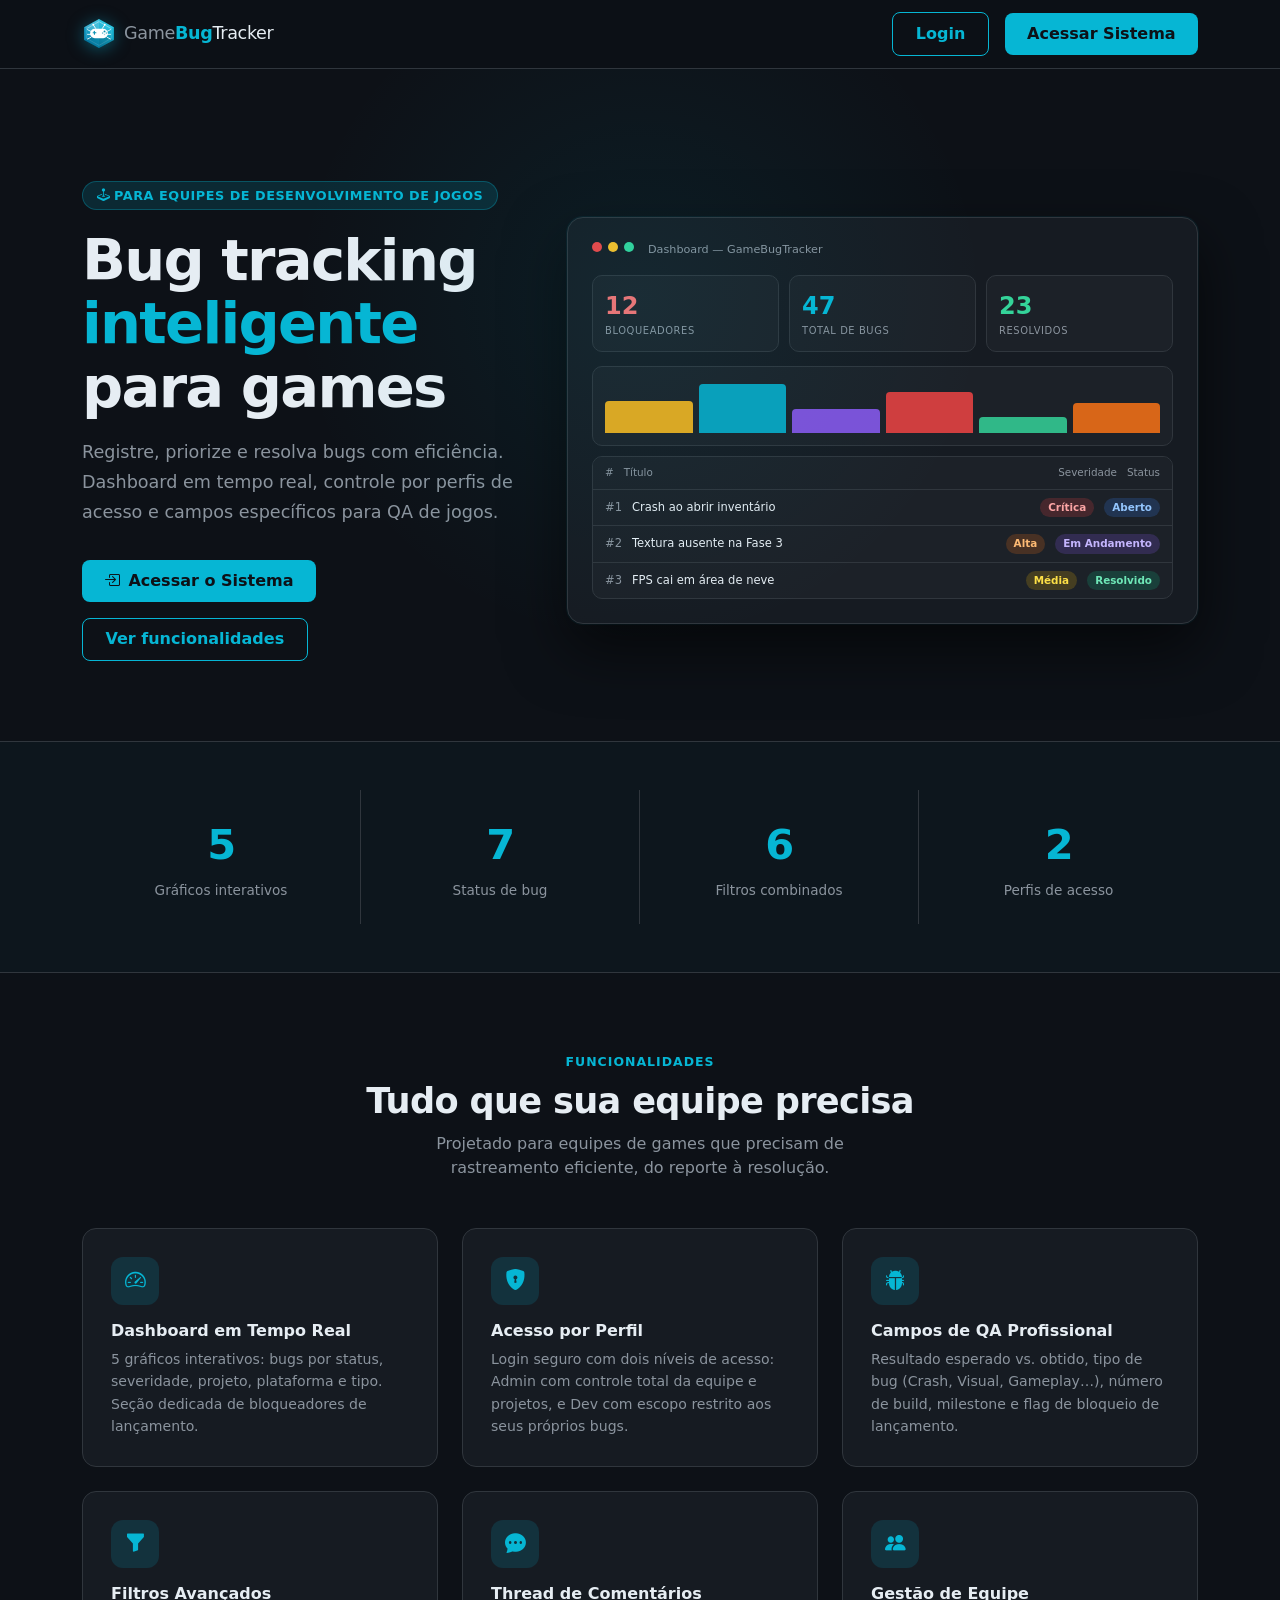
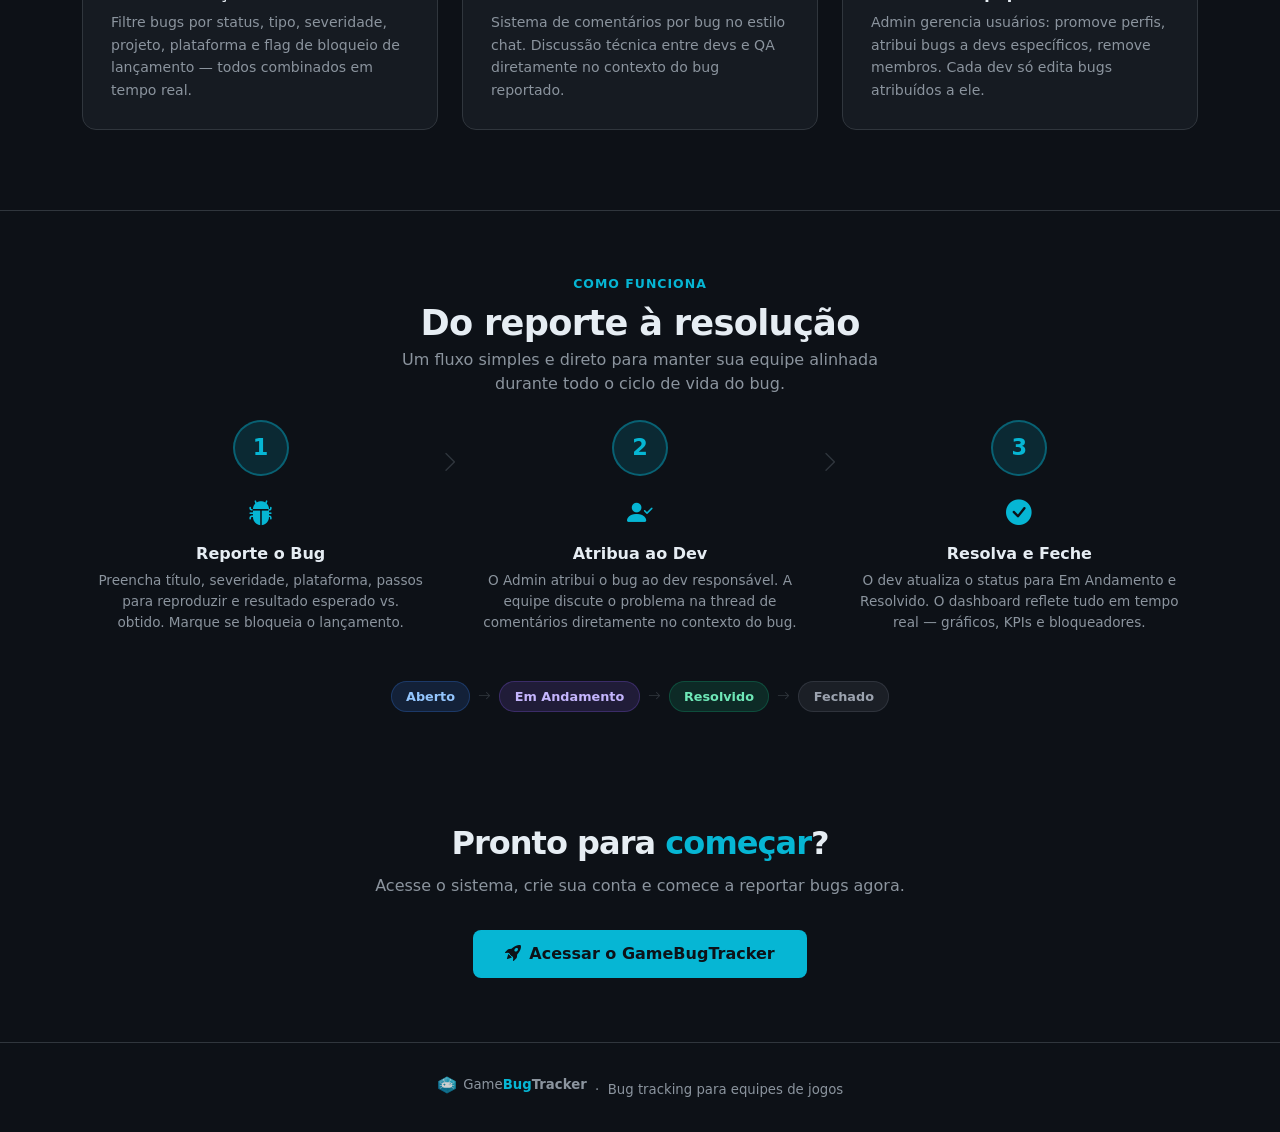
<file: BugTracker/wwwroot/landing.html>
<!DOCTYPE html>
<html lang="pt-BR" data-bs-theme="dark">
<head>
    <meta charset="UTF-8">
    <meta name="viewport" content="width=device-width, initial-scale=1.0">
    <title>GameBugTracker — Bug Tracking para Equipes de Jogos</title>
    <link href="https://cdn.jsdelivr.net/npm/bootstrap@5.3.0/dist/css/bootstrap.min.css" rel="stylesheet">
    <link href="https://cdn.jsdelivr.net/npm/bootstrap-icons@1.11.0/font/bootstrap-icons.css" rel="stylesheet">
    <link rel="icon" href="img/gbt-hex.svg">
    <style>
        :root {
            --bg-deep:   #0d1117;
            --bg-card:   #161b22;
            --border:    #30363d;
            --teal:      #06b6d4;
            --teal-glow: rgba(6,182,212,0.15);
            --text:      #e6edf3;
            --muted:     #8b949e;
        }

        * { box-sizing: border-box; }
        body { background: var(--bg-deep); color: var(--text); font-family: system-ui, -apple-system, sans-serif; }

        /* NAVBAR */
        .landing-nav {
            background: rgba(13,17,23,0.9);
            backdrop-filter: blur(12px);
            border-bottom: 1px solid var(--border);
            position: sticky; top: 0; z-index: 100;
            padding: 0.75rem 0;
        }
        .brand { display: flex; align-items: center; gap: 0.5rem; text-decoration: none; }
        .brand .brand-hex { width: 34px; height: 31px; filter: drop-shadow(0 2px 8px rgba(8,145,178,0.55)); }
        .brand .brand-text { font-size: 1.1rem; font-weight: 800; letter-spacing: -0.02em; line-height: 1; }
        .brand .brand-text .b-game    { color: #8b949e; font-weight: 400; }
        .brand .brand-text .b-bug     { color: var(--teal); font-weight: 900; }
        .brand .brand-text .b-tracker { color: var(--text); font-weight: 400; }
        .btn-teal {
            background: var(--teal);
            color: #0d1117;
            font-weight: 700;
            border: none;
            padding: 0.55rem 1.4rem;
            border-radius: 8px;
            text-decoration: none;
            transition: background 0.2s, transform 0.15s;
            display: inline-block;
        }
        .btn-teal:hover { background: #22d3ee; color: #0d1117; transform: translateY(-1px); }
        .btn-outline-teal {
            background: transparent;
            color: var(--teal);
            border: 1px solid var(--teal);
            padding: 0.55rem 1.4rem;
            border-radius: 8px;
            text-decoration: none;
            font-weight: 600;
            transition: background 0.2s;
            display: inline-block;
        }
        .btn-outline-teal:hover { background: var(--teal-glow); color: #22d3ee; }

        /* HERO */
        .hero {
            padding: 7rem 0 5rem;
            position: relative;
            overflow: hidden;
        }
        .hero::before {
            content: '';
            position: absolute;
            top: -120px; left: 50%; transform: translateX(-50%);
            width: 700px; height: 700px;
            background: radial-gradient(circle, rgba(6,182,212,0.08) 0%, transparent 70%);
            pointer-events: none;
        }
        .hero-tag {
            display: inline-block;
            background: var(--teal-glow);
            color: var(--teal);
            border: 1px solid rgba(6,182,212,0.3);
            border-radius: 20px;
            padding: 0.25rem 0.85rem;
            font-size: 0.8rem;
            font-weight: 600;
            letter-spacing: 0.04em;
            text-transform: uppercase;
            margin-bottom: 1.2rem;
        }
        .hero h1 {
            font-size: clamp(2.2rem, 5vw, 3.6rem);
            font-weight: 900;
            line-height: 1.1;
            letter-spacing: -0.03em;
            margin-bottom: 1.2rem;
        }
        .hero h1 .accent { color: var(--teal); }
        .hero p { font-size: 1.1rem; color: var(--muted); line-height: 1.7; max-width: 480px; margin-bottom: 2rem; }
        .hero-btns { display: flex; gap: 1rem; flex-wrap: wrap; }

        /* MOCK SCREEN */
        .mock-screen {
            background: var(--bg-card);
            border: 1px solid var(--border);
            border-radius: 16px;
            padding: 1.5rem;
            box-shadow: 0 24px 60px rgba(0,0,0,0.6), 0 0 0 1px rgba(6,182,212,0.08);
        }
        .mock-bar { display: flex; gap: 6px; margin-bottom: 1rem; }
        .mock-dot { width: 10px; height: 10px; border-radius: 50%; }
        .mock-kpi-row { display: grid; grid-template-columns: repeat(3,1fr); gap: 10px; margin-bottom: 14px; }
        .mock-kpi {
            background: #1c2128;
            border: 1px solid var(--border);
            border-radius: 10px;
            padding: 12px;
        }
        .mock-kpi-val { font-size: 1.5rem; font-weight: 800; color: var(--text); }
        .mock-kpi-lbl { font-size: 0.62rem; color: var(--muted); text-transform: uppercase; letter-spacing: 0.06em; }
        .mock-chart {
            background: #1c2128;
            border: 1px solid var(--border);
            border-radius: 10px;
            padding: 12px;
            height: 80px;
            display: flex;
            align-items: flex-end;
            gap: 6px;
        }
        .mock-bar-item {
            flex: 1;
            border-radius: 4px 4px 0 0;
            opacity: 0.85;
        }
        .mock-table {
            background: #1c2128;
            border: 1px solid var(--border);
            border-radius: 10px;
            overflow: hidden;
            margin-top: 10px;
        }
        .mock-row {
            display: flex;
            align-items: center;
            gap: 10px;
            padding: 8px 12px;
            border-bottom: 1px solid var(--border);
            font-size: 0.72rem;
        }
        .mock-row:last-child { border-bottom: none; }
        .mock-badge {
            padding: 2px 8px;
            border-radius: 10px;
            font-size: 0.65rem;
            font-weight: 700;
            white-space: nowrap;
        }

        /* FEATURES */
        .features { padding: 5rem 0; }
        .section-label { color: var(--teal); font-size: 0.78rem; font-weight: 700; text-transform: uppercase; letter-spacing: 0.08em; margin-bottom: 0.5rem; }
        .section-title { font-size: clamp(1.6rem, 3vw, 2.2rem); font-weight: 800; letter-spacing: -0.02em; margin-bottom: 0.6rem; }
        .section-sub { color: var(--muted); font-size: 1rem; max-width: 520px; margin: 0 auto 3rem; }
        .feature-card {
            background: var(--bg-card);
            border: 1px solid var(--border);
            border-radius: 14px;
            padding: 1.75rem;
            height: 100%;
            transition: border-color 0.2s, transform 0.2s, box-shadow 0.2s;
        }
        .feature-card:hover {
            border-color: rgba(6,182,212,0.4);
            transform: translateY(-3px);
            box-shadow: 0 12px 32px rgba(0,0,0,0.4);
        }
        .feature-icon {
            width: 48px; height: 48px;
            border-radius: 12px;
            background: var(--teal-glow);
            color: var(--teal);
            display: flex; align-items: center; justify-content: center;
            font-size: 1.3rem;
            margin-bottom: 1rem;
        }
        .feature-card h5 { font-weight: 700; font-size: 1rem; margin-bottom: 0.5rem; }
        .feature-card p { color: var(--muted); font-size: 0.88rem; line-height: 1.6; margin: 0; }

        /* STATS */
        .stats { padding: 3rem 0; }
        .stat-card { text-align: center; padding: 1.5rem; }
        .stat-val { font-size: 2.6rem; font-weight: 900; color: var(--teal); letter-spacing: -0.04em; }
        .stat-lbl { color: var(--muted); font-size: 0.85rem; margin-top: 0.2rem; }

        /* HOW IT WORKS */
        .how { padding: 4rem 0 3rem; }
        .steps-row { display: grid; grid-template-columns: 1fr auto 1fr auto 1fr; align-items: start; gap: 0; }
        .step { text-align: center; padding: 0 1rem; }
        .step-num {
            width: 56px; height: 56px; border-radius: 50%;
            background: var(--teal-glow);
            border: 2px solid rgba(6,182,212,0.4);
            color: var(--teal);
            font-size: 1.4rem; font-weight: 900;
            display: flex; align-items: center; justify-content: center;
            margin: 0 auto 1.1rem;
        }
        .step-icon {
            font-size: 1.6rem; color: var(--teal);
            display: block; margin-bottom: 0.75rem;
        }
        .step h5 { font-size: 1rem; font-weight: 700; margin-bottom: 0.4rem; }
        .step p  { font-size: 0.85rem; color: var(--muted); line-height: 1.55; margin: 0; }
        .step-arrow {
            padding-top: 26px;
            color: var(--border);
            font-size: 1.4rem;
            align-self: start;
        }
        @media (max-width: 768px) {
            .steps-row { grid-template-columns: 1fr; }
            .step-arrow { display: none; }
        }

        /* FOOTER */
        footer {
            border-top: 1px solid var(--border);
            padding: 2rem 0;
            color: var(--muted);
            font-size: 0.83rem;
            text-align: center;
        }
        footer a { color: var(--teal); text-decoration: none; }

        /* SCROLLBAR */
        ::-webkit-scrollbar { width: 8px; }
        ::-webkit-scrollbar-track { background: var(--bg-deep); }
        ::-webkit-scrollbar-thumb { background: var(--border); border-radius: 4px; }
    </style>
</head>
<body>

    <!-- NAVBAR -->
    <nav class="landing-nav">
        <div class="container d-flex justify-content-between align-items-center">
            <a class="brand" href="landing.html">
                <img class="brand-hex" src="img/gbt-hex.svg" alt="GBT">
                <span class="brand-text">
                    <span class="b-game">Game</span><span class="b-bug">Bug</span><span class="b-tracker">Tracker</span>
                </span>
            </a>
            <div class="d-flex align-items-center gap-3">
                <a href="index.html" class="btn-outline-teal d-none d-sm-inline-block">Login</a>
                <a href="index.html" class="btn-teal">Acessar Sistema</a>
            </div>
        </div>
    </nav>

    <!-- HERO -->
    <section class="hero">
        <div class="container">
            <div class="row align-items-center g-5">
                <!-- Texto -->
                <div class="col-lg-5">
                    <div class="hero-tag"><i class="bi bi-joystick me-1"></i>Para equipes de desenvolvimento de jogos</div>
                    <h1>
                        Bug tracking<br>
                        <span class="accent">inteligente</span><br>
                        para games
                    </h1>
                    <p>Registre, priorize e resolva bugs com eficiência. Dashboard em tempo real, controle por perfis de acesso e campos específicos para QA de jogos.</p>
                    <div class="hero-btns">
                        <a href="index.html" class="btn-teal">
                            <i class="bi bi-box-arrow-in-right me-2"></i>Acessar o Sistema
                        </a>
                        <a href="#features" class="btn-outline-teal">
                            Ver funcionalidades
                        </a>
                    </div>
                </div>
                <!-- Mock Screen -->
                <div class="col-lg-7">
                    <div class="mock-screen">
                        <div class="mock-bar">
                            <div class="mock-dot" style="background:#ef4444"></div>
                            <div class="mock-dot" style="background:#fbbf24"></div>
                            <div class="mock-dot" style="background:#34d399"></div>
                            <span style="margin-left:8px;font-size:0.7rem;color:var(--muted)">Dashboard — GameBugTracker</span>
                        </div>
                        <div class="mock-kpi-row">
                            <div class="mock-kpi">
                                <div class="mock-kpi-val" style="color:#f87171">12</div>
                                <div class="mock-kpi-lbl">Bloqueadores</div>
                            </div>
                            <div class="mock-kpi">
                                <div class="mock-kpi-val" style="color:#06b6d4">47</div>
                                <div class="mock-kpi-lbl">Total de Bugs</div>
                            </div>
                            <div class="mock-kpi">
                                <div class="mock-kpi-val" style="color:#34d399">23</div>
                                <div class="mock-kpi-lbl">Resolvidos</div>
                            </div>
                        </div>
                        <div class="mock-chart">
                            <div class="mock-bar-item" style="height:60%;background:#fbbf24"></div>
                            <div class="mock-bar-item" style="height:90%;background:#06b6d4"></div>
                            <div class="mock-bar-item" style="height:45%;background:#8b5cf6"></div>
                            <div class="mock-bar-item" style="height:75%;background:#ef4444"></div>
                            <div class="mock-bar-item" style="height:30%;background:#34d399"></div>
                            <div class="mock-bar-item" style="height:55%;background:#f97316"></div>
                        </div>
                        <div class="mock-table">
                            <div class="mock-row" style="background:#1c2128">
                                <span style="color:var(--muted);font-size:0.65rem">#</span>
                                <span style="color:var(--muted);font-size:0.65rem;flex:1">Título</span>
                                <span style="color:var(--muted);font-size:0.65rem">Severidade</span>
                                <span style="color:var(--muted);font-size:0.65rem">Status</span>
                            </div>
                            <div class="mock-row">
                                <span style="color:var(--muted)">#1</span>
                                <span style="flex:1">Crash ao abrir inventário</span>
                                <span class="mock-badge" style="background:rgba(239,68,68,0.2);color:#fca5a5">Crítica</span>
                                <span class="mock-badge" style="background:rgba(59,130,246,0.2);color:#93c5fd">Aberto</span>
                            </div>
                            <div class="mock-row">
                                <span style="color:var(--muted)">#2</span>
                                <span style="flex:1">Textura ausente na Fase 3</span>
                                <span class="mock-badge" style="background:rgba(249,115,22,0.2);color:#fdba74">Alta</span>
                                <span class="mock-badge" style="background:rgba(139,92,246,0.2);color:#c4b5fd">Em Andamento</span>
                            </div>
                            <div class="mock-row">
                                <span style="color:var(--muted)">#3</span>
                                <span style="flex:1">FPS cai em área de neve</span>
                                <span class="mock-badge" style="background:rgba(234,179,8,0.2);color:#fde047">Média</span>
                                <span class="mock-badge" style="background:rgba(16,185,129,0.2);color:#6ee7b7">Resolvido</span>
                            </div>
                        </div>
                    </div>
                </div>
            </div>
        </div>
    </section>

    <!-- STATS -->
    <section class="stats" style="background:rgba(6,182,212,0.03);border-top:1px solid var(--border);border-bottom:1px solid var(--border)">
        <div class="container">
            <div class="row g-0 text-center">
                <div class="col-6 col-md-3 stat-card" style="border-right:1px solid var(--border)">
                    <div class="stat-val">5</div>
                    <div class="stat-lbl">Gráficos interativos</div>
                </div>
                <div class="col-6 col-md-3 stat-card" style="border-right:1px solid var(--border)">
                    <div class="stat-val">7</div>
                    <div class="stat-lbl">Status de bug</div>
                </div>
                <div class="col-6 col-md-3 stat-card" style="border-right:1px solid var(--border)">
                    <div class="stat-val">6</div>
                    <div class="stat-lbl">Filtros combinados</div>
                </div>
                <div class="col-6 col-md-3 stat-card">
                    <div class="stat-val">2</div>
                    <div class="stat-lbl">Perfis de acesso</div>
                </div>
            </div>
        </div>
    </section>

    <!-- FEATURES -->
    <section class="features" id="features">
        <div class="container text-center">
            <div class="section-label">Funcionalidades</div>
            <h2 class="section-title">Tudo que sua equipe precisa</h2>
            <p class="section-sub">Projetado para equipes de games que precisam de rastreamento eficiente, do reporte à resolução.</p>
        </div>
        <div class="container">
            <div class="row g-4">
                <div class="col-md-4">
                    <div class="feature-card">
                        <div class="feature-icon"><i class="bi bi-speedometer2"></i></div>
                        <h5>Dashboard em Tempo Real</h5>
                        <p>5 gráficos interativos: bugs por status, severidade, projeto, plataforma e tipo. Seção dedicada de bloqueadores de lançamento.</p>
                    </div>
                </div>
                <div class="col-md-4">
                    <div class="feature-card">
                        <div class="feature-icon"><i class="bi bi-shield-lock-fill"></i></div>
                        <h5>Acesso por Perfil</h5>
                        <p>Login seguro com dois níveis de acesso: Admin com controle total da equipe e projetos, e Dev com escopo restrito aos seus próprios bugs.</p>
                    </div>
                </div>
                <div class="col-md-4">
                    <div class="feature-card">
                        <div class="feature-icon"><i class="bi bi-bug-fill"></i></div>
                        <h5>Campos de QA Profissional</h5>
                        <p>Resultado esperado vs. obtido, tipo de bug (Crash, Visual, Gameplay…), número de build, milestone e flag de bloqueio de lançamento.</p>
                    </div>
                </div>
                <div class="col-md-4">
                    <div class="feature-card">
                        <div class="feature-icon"><i class="bi bi-funnel-fill"></i></div>
                        <h5>Filtros Avançados</h5>
                        <p>Filtre bugs por status, tipo, severidade, projeto, plataforma e flag de bloqueio de lançamento — todos combinados em tempo real.</p>
                    </div>
                </div>
                <div class="col-md-4">
                    <div class="feature-card">
                        <div class="feature-icon"><i class="bi bi-chat-dots-fill"></i></div>
                        <h5>Thread de Comentários</h5>
                        <p>Sistema de comentários por bug no estilo chat. Discussão técnica entre devs e QA diretamente no contexto do bug reportado.</p>
                    </div>
                </div>
                <div class="col-md-4">
                    <div class="feature-card">
                        <div class="feature-icon"><i class="bi bi-people-fill"></i></div>
                        <h5>Gestão de Equipe</h5>
                        <p>Admin gerencia usuários: promove perfis, atribui bugs a devs específicos, remove membros. Cada dev só edita bugs atribuídos a ele.</p>
                    </div>
                </div>
            </div>
        </div>
    </section>

    <!-- HOW IT WORKS -->
    <section class="how" style="border-top:1px solid var(--border)">
        <div class="container text-center">
            <div class="section-label">Como Funciona</div>
            <h2 class="section-title mb-1">Do reporte à resolução</h2>
            <p class="section-sub mb-4">Um fluxo simples e direto para manter sua equipe alinhada durante todo o ciclo de vida do bug.</p>

            <div class="steps-row">
                <!-- Passo 1 -->
                <div class="step">
                    <div class="step-num">1</div>
                    <i class="bi bi-bug-fill step-icon"></i>
                    <h5>Reporte o Bug</h5>
                    <p>Preencha título, severidade, plataforma, passos para reproduzir e resultado esperado vs. obtido. Marque se bloqueia o lançamento.</p>
                </div>

                <div class="step-arrow"><i class="bi bi-chevron-right"></i></div>

                <!-- Passo 2 -->
                <div class="step">
                    <div class="step-num">2</div>
                    <i class="bi bi-person-check-fill step-icon"></i>
                    <h5>Atribua ao Dev</h5>
                    <p>O Admin atribui o bug ao dev responsável. A equipe discute o problema na thread de comentários diretamente no contexto do bug.</p>
                </div>

                <div class="step-arrow"><i class="bi bi-chevron-right"></i></div>

                <!-- Passo 3 -->
                <div class="step">
                    <div class="step-num">3</div>
                    <i class="bi bi-check-circle-fill step-icon"></i>
                    <h5>Resolva e Feche</h5>
                    <p>O dev atualiza o status para Em Andamento e Resolvido. O dashboard reflete tudo em tempo real — gráficos, KPIs e bloqueadores.</p>
                </div>
            </div>

            <!-- Status flow pill -->
            <div class="d-flex justify-content-center align-items-center gap-2 flex-wrap mt-5">
                <span style="background:rgba(59,130,246,0.15);color:#93c5fd;border:1px solid rgba(59,130,246,0.25);border-radius:20px;padding:0.3rem 0.9rem;font-size:0.8rem;font-weight:600">Aberto</span>
                <i class="bi bi-arrow-right" style="color:var(--border);font-size:0.8rem"></i>
                <span style="background:rgba(139,92,246,0.15);color:#c4b5fd;border:1px solid rgba(139,92,246,0.25);border-radius:20px;padding:0.3rem 0.9rem;font-size:0.8rem;font-weight:600">Em Andamento</span>
                <i class="bi bi-arrow-right" style="color:var(--border);font-size:0.8rem"></i>
                <span style="background:rgba(16,185,129,0.15);color:#6ee7b7;border:1px solid rgba(16,185,129,0.25);border-radius:20px;padding:0.3rem 0.9rem;font-size:0.8rem;font-weight:600">Resolvido</span>
                <i class="bi bi-arrow-right" style="color:var(--border);font-size:0.8rem"></i>
                <span style="background:rgba(107,114,128,0.15);color:#9ca3af;border:1px solid rgba(107,114,128,0.25);border-radius:20px;padding:0.3rem 0.9rem;font-size:0.8rem;font-weight:600">Fechado</span>
            </div>
        </div>
    </section>

    <!-- CTA FINAL -->
    <section style="padding:4rem 0;text-align:center">
        <div class="container">
            <h2 style="font-size:2rem;font-weight:900;letter-spacing:-0.03em;margin-bottom:0.75rem">
                Pronto para <span style="color:var(--teal)">começar</span>?
            </h2>
            <p style="color:var(--muted);margin-bottom:2rem;font-size:1rem">
                Acesse o sistema, crie sua conta e comece a reportar bugs agora.
            </p>
            <a href="index.html" class="btn-teal" style="font-size:1rem;padding:0.75rem 2rem">
                <i class="bi bi-rocket-takeoff-fill me-2"></i>Acessar o GameBugTracker
            </a>
        </div>
    </section>

    <!-- FOOTER -->
    <footer>
        <div class="container">
            <p class="mb-0">
                <a href="landing.html" style="display:inline-flex;align-items:center;gap:0.4rem;text-decoration:none;color:inherit">
                    <img src="img/gbt-hex.svg" alt="GBT" style="width:20px;height:18px;opacity:0.8">
                    <span style="font-weight:700"><span style="color:#8b949e;font-weight:400">Game</span><span style="color:#06b6d4;font-weight:900">Bug</span>Tracker</span>
                </a>
                &nbsp;·&nbsp; Bug tracking para equipes de jogos
            </p>
        </div>
    </footer>

    <script src="https://cdn.jsdelivr.net/npm/bootstrap@5.3.0/dist/js/bootstrap.bundle.min.js"></script>
</body>
</html>
</file>
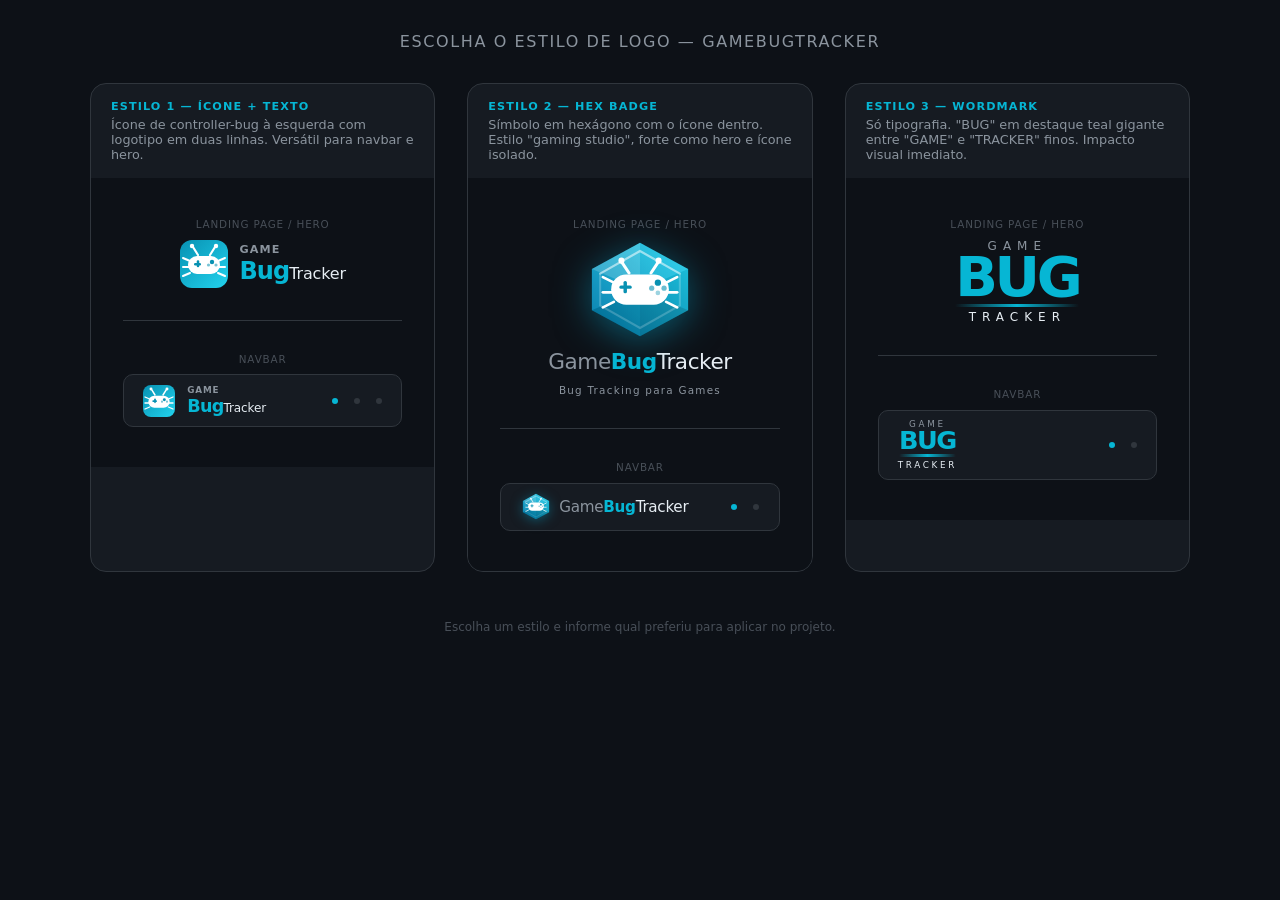
<file: BugTracker/wwwroot/preview-logos.html>
<!DOCTYPE html>
<html lang="pt-BR">
<head>
    <meta charset="UTF-8">
    <meta name="viewport" content="width=device-width, initial-scale=1.0">
    <title>Preview — Logos GameBugTracker</title>
    <link href="https://cdn.jsdelivr.net/npm/bootstrap-icons@1.11.0/font/bootstrap-icons.css" rel="stylesheet">
    <style>
        :root {
            --bg:    #0d1117;
            --card:  #161b22;
            --border:#30363d;
            --teal:  #06b6d4;
            --text:  #e6edf3;
            --muted: #8b949e;
        }
        * { box-sizing: border-box; margin: 0; padding: 0; }
        body { background: var(--bg); color: var(--text); font-family: system-ui,-apple-system,'Segoe UI',sans-serif; min-height: 100vh; padding: 2rem; }

        h1 { font-size: 1rem; color: var(--muted); font-weight: 500; margin-bottom: 2rem; text-align: center; letter-spacing: 0.1em; text-transform: uppercase; }

        .grid { display: grid; grid-template-columns: repeat(auto-fit, minmax(340px, 1fr)); gap: 2rem; max-width: 1100px; margin: 0 auto; }

        .logo-card {
            background: var(--card);
            border: 1px solid var(--border);
            border-radius: 16px;
            overflow: hidden;
            transition: border-color .2s, transform .2s;
        }
        .logo-card:hover { border-color: var(--teal); transform: translateY(-3px); }

        .card-label {
            padding: 1rem 1.25rem 0;
            font-size: 0.7rem;
            font-weight: 700;
            text-transform: uppercase;
            letter-spacing: 0.1em;
            color: var(--teal);
        }
        .card-desc {
            padding: 0.25rem 1.25rem 1rem;
            font-size: 0.8rem;
            color: var(--muted);
        }
        .preview-area {
            background: var(--bg);
            padding: 2.5rem 2rem;
            display: flex;
            flex-direction: column;
            gap: 2rem;
            align-items: center;
        }
        .preview-row {
            display: flex;
            flex-direction: column;
            align-items: center;
            gap: 0.6rem;
        }
        .preview-size-label {
            font-size: 0.65rem;
            color: #484f58;
            text-transform: uppercase;
            letter-spacing: 0.08em;
        }

        /* ─── ESTILO 1: ÍCONE + TEXTO ─────────────────────────────── */
        .logo-s1 { display: flex; align-items: center; gap: 0.75rem; }
        .logo-s1 .icon-wrap {
            width: 48px; height: 48px; flex-shrink: 0;
        }
        .logo-s1 .icon-wrap img { width: 100%; height: 100%; }
        .logo-s1 .text-wrap { line-height: 1; }
        .logo-s1 .txt-game { font-size: 0.7rem; font-weight: 600; color: var(--muted); text-transform: uppercase; letter-spacing: 0.1em; display: block; margin-bottom: 3px; }
        .logo-s1 .txt-bug  { font-size: 1.5rem; font-weight: 900; color: var(--teal); letter-spacing: -0.04em; line-height: 1; }
        .logo-s1 .txt-tracker { font-size: 1rem; font-weight: 500; color: var(--text); letter-spacing: -0.01em; }

        /* small navbar version */
        .logo-s1.sm .icon-wrap { width: 32px; height: 32px; }
        .logo-s1.sm .txt-game { font-size: 0.55rem; }
        .logo-s1.sm .txt-bug  { font-size: 1.1rem; }
        .logo-s1.sm .txt-tracker { font-size: 0.75rem; }

        /* ─── ESTILO 2: BADGE HEX ─────────────────────────────────── */
        .logo-s2 { display: flex; flex-direction: column; align-items: center; gap: 0.75rem; }
        .hex-wrap { position: relative; width: 110px; height: 99px; filter: drop-shadow(0 6px 18px rgba(8,145,178,0.55)); }
        .hex-wrap img { width: 100%; height: 100%; }
        .logo-s2 .badge-title {
            font-size: 1.35rem;
            font-weight: 800;
            color: var(--text);
            letter-spacing: -0.02em;
            line-height: 1;
        }
        .logo-s2 .badge-title .b-game    { color: var(--muted); font-weight: 400; }
        .logo-s2 .badge-title .b-bug     { color: var(--teal);  font-weight: 900; }
        .logo-s2 .badge-title .b-tracker { color: var(--text);  font-weight: 400; }
        .logo-s2 .badge-sub {
            font-size: 0.65rem;
            font-weight: 500;
            color: var(--muted);
            letter-spacing: 0.12em;
        }

        /* ─── ESTILO 3: WORDMARK ──────────────────────────────────── */
        .logo-s3 { display: flex; flex-direction: column; align-items: center; gap: 0; line-height: 1; }
        .logo-s3 .w-game    { font-size: 0.75rem; font-weight: 300; color: var(--muted); text-transform: uppercase; letter-spacing: 0.5em; }
        .logo-s3 .w-bug     { font-size: 3.5rem; font-weight: 900; color: var(--teal); letter-spacing: -0.06em; line-height: 0.9; position: relative; }
        .logo-s3 .w-bug::after {
            content: '';
            display: block;
            height: 3px;
            background: linear-gradient(to right, transparent, var(--teal), transparent);
            border-radius: 2px;
            margin-top: 2px;
        }
        .logo-s3 .w-tracker { font-size: 0.75rem; font-weight: 300; color: var(--text); text-transform: uppercase; letter-spacing: 0.5em; margin-top: 4px; }

        .logo-s3.sm .w-game    { font-size: 0.55rem; letter-spacing: 0.3em; }
        .logo-s3.sm .w-bug     { font-size: 1.6rem; }
        .logo-s3.sm .w-tracker { font-size: 0.55rem; letter-spacing: 0.3em; }

        /* nav preview strip */
        .nav-preview {
            background: #161b22;
            border: 1px solid var(--border);
            border-radius: 10px;
            padding: 0.6rem 1.2rem;
            display: flex;
            align-items: center;
            width: 100%;
            max-width: 340px;
            gap: 1rem;
        }
        .nav-preview .spacer { flex: 1; }
        .nav-dot { width: 6px; height: 6px; border-radius: 50%; background: var(--border); }
        .nav-dot.t { background: var(--teal); }

        /* divider between sizes */
        .size-divider { border: none; border-top: 1px solid var(--border); width: 100%; }
    </style>
</head>
<body>
    <h1>Escolha o estilo de logo — GameBugTracker</h1>

    <div class="grid">

        <!-- ═══ ESTILO 1: ÍCONE + TEXTO ═══════════════════════════ -->
        <div class="logo-card">
            <div class="card-label">Estilo 1 — Ícone + Texto</div>
            <div class="card-desc">Ícone de controller-bug à esquerda com logotipo em duas linhas. Versátil para navbar e hero.</div>
            <div class="preview-area">
                <!-- Grande (hero) -->
                <div class="preview-row">
                    <div class="preview-size-label">Landing page / Hero</div>
                    <div class="logo-s1">
                        <div class="icon-wrap"><img src="img/gbt-icon.svg" alt="GBT"></div>
                        <div class="text-wrap">
                            <span class="txt-game">Game</span>
                            <span><span class="txt-bug">Bug</span><span class="txt-tracker">Tracker</span></span>
                        </div>
                    </div>
                </div>
                <hr class="size-divider">
                <!-- Navbar strip -->
                <div class="preview-row" style="width:100%">
                    <div class="preview-size-label">Navbar</div>
                    <div class="nav-preview">
                        <div class="logo-s1 sm">
                            <div class="icon-wrap"><img src="img/gbt-icon.svg" alt="GBT"></div>
                            <div class="text-wrap">
                                <span class="txt-game">Game</span>
                                <span><span class="txt-bug">Bug</span><span class="txt-tracker">Tracker</span></span>
                            </div>
                        </div>
                        <div class="spacer"></div>
                        <div class="nav-dot t"></div>
                        <div class="nav-dot"></div>
                        <div class="nav-dot"></div>
                    </div>
                </div>
            </div>
        </div>

        <!-- ═══ ESTILO 2: HEX BADGE ════════════════════════════════ -->
        <div class="logo-card">
            <div class="card-label">Estilo 2 — Hex Badge</div>
            <div class="card-desc">Símbolo em hexágono com o ícone dentro. Estilo "gaming studio", forte como hero e ícone isolado.</div>
            <div class="preview-area">
                <!-- Grande -->
                <div class="preview-row">
                    <div class="preview-size-label">Landing page / Hero</div>
                    <div class="logo-s2">
                        <div class="hex-wrap">
                            <img src="img/gbt-hex.svg" alt="GameBugTracker">
                        </div>
                        <div class="badge-title">
                            <span class="b-game">Game</span><span class="b-bug">Bug</span><span class="b-tracker">Tracker</span>
                        </div>
                        <div class="badge-sub">Bug Tracking para Games</div>
                    </div>
                </div>
                <hr class="size-divider">
                <!-- Navbar -->
                <div class="preview-row" style="width:100%">
                    <div class="preview-size-label">Navbar</div>
                    <div class="nav-preview">
                        <div style="display:flex;align-items:center;gap:0.55rem">
                            <img src="img/gbt-hex.svg" alt="GBT"
                                 style="width:30px;height:27px;filter:drop-shadow(0 2px 6px rgba(8,145,178,0.5))">
                            <span style="font-size:0.95rem;font-weight:800;color:#e6edf3;letter-spacing:-0.02em">
                                <span style="color:#8b949e;font-weight:400">Game</span><span style="color:#06b6d4;font-weight:900">Bug</span><span style="font-weight:400">Tracker</span>
                            </span>
                        </div>
                        <div class="spacer"></div>
                        <div class="nav-dot t"></div>
                        <div class="nav-dot"></div>
                    </div>
                </div>
            </div>
        </div>

        <!-- ═══ ESTILO 3: WORDMARK ═════════════════════════════════ -->
        <div class="logo-card">
            <div class="card-label">Estilo 3 — Wordmark</div>
            <div class="card-desc">Só tipografia. "BUG" em destaque teal gigante entre "GAME" e "TRACKER" finos. Impacto visual imediato.</div>
            <div class="preview-area">
                <!-- Grande -->
                <div class="preview-row">
                    <div class="preview-size-label">Landing page / Hero</div>
                    <div class="logo-s3">
                        <div class="w-game">Game</div>
                        <div class="w-bug">BUG</div>
                        <div class="w-tracker">Tracker</div>
                    </div>
                </div>
                <hr class="size-divider">
                <!-- Navbar -->
                <div class="preview-row" style="width:100%">
                    <div class="preview-size-label">Navbar</div>
                    <div class="nav-preview">
                        <div class="logo-s3 sm">
                            <div class="w-game">Game</div>
                            <div class="w-bug" style="font-size:1.6rem">BUG</div>
                            <div class="w-tracker">Tracker</div>
                        </div>
                        <div class="spacer"></div>
                        <div class="nav-dot t"></div>
                        <div class="nav-dot"></div>
                    </div>
                </div>
            </div>
        </div>

    </div>

    <p style="text-align:center;color:#484f58;font-size:0.75rem;margin-top:3rem">
        Escolha um estilo e informe qual preferiu para aplicar no projeto.
    </p>
</body>
</html>
</file>
